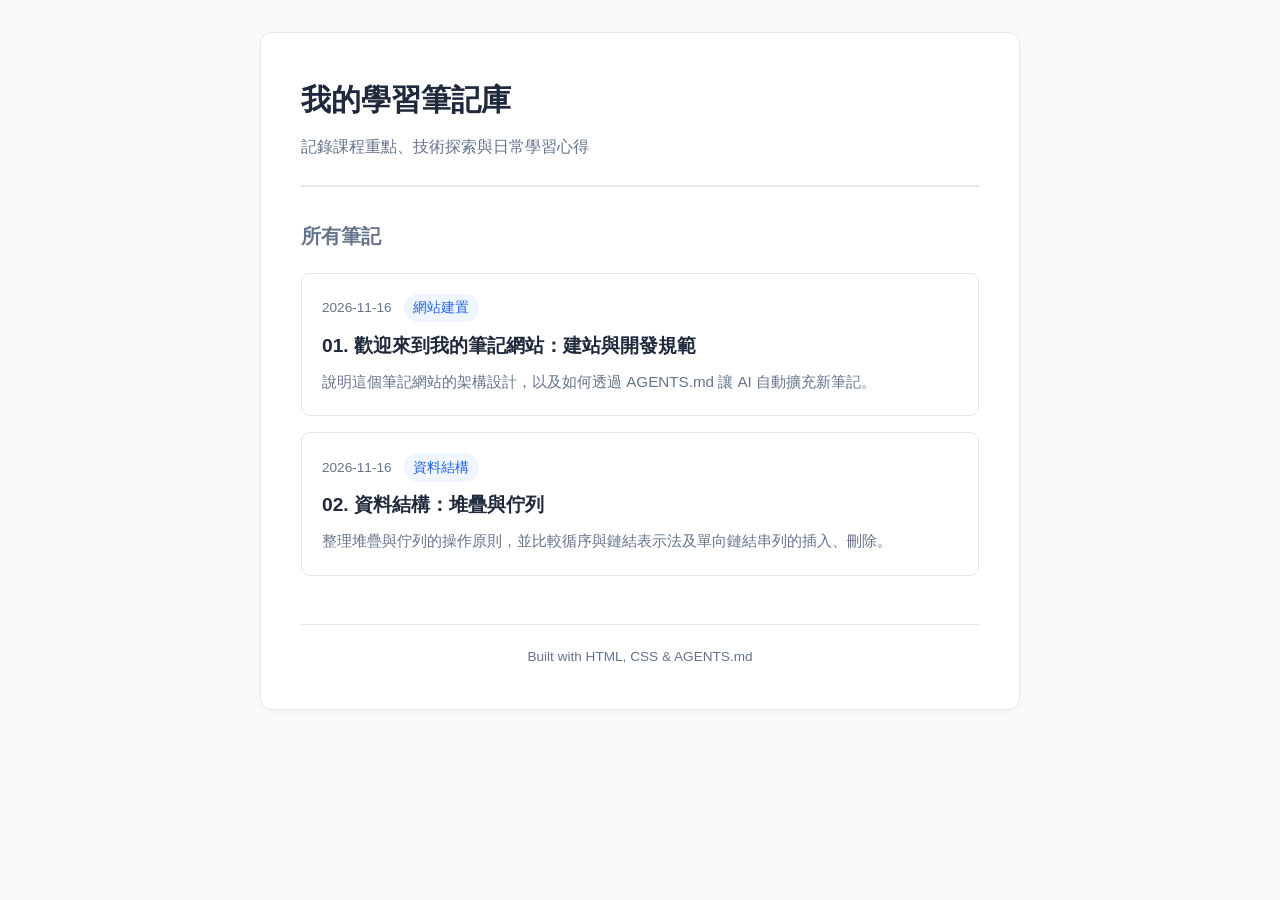
<file: index.html>
<!DOCTYPE html>
<html lang="zh-Hant">
<head>
  <meta charset="UTF-8">
  <meta name="viewport" content="width=device-width, initial-scale=1.0">
  <title>我的學習筆記庫</title>
  <link rel="stylesheet" href="style.css">
</head>
<body>
  <div class="container">
    <header class="site-header">
      <h1>我的學習筆記庫</h1>
      <p class="subtitle">記錄課程重點、技術探索與日常學習心得</p>
    </header>

    <main>
      <section class="note-list">
        <h2>所有筆記</h2>

        <!-- AI 新增筆記時，會自動在下方加入新的 <article class="note-card"> -->
        <article class="note-card">
          <div class="note-meta">
            <span class="date">2026-11-16</span>
            <span class="tag">網站建置</span>
          </div>
          <h3><a href="notes/01-welcome.html">01. 歡迎來到我的筆記網站：建站與開發規範</a></h3>
          <p>說明這個筆記網站的架構設計，以及如何透過 AGENTS.md 讓 AI 自動擴充新筆記。</p>
        </article>

        <article class="note-card">
          <div class="note-meta">
            <span class="date">2026-11-16</span>
            <span class="tag">資料結構</span>
          </div>
          <h3><a href="notes/02-stacks-and-queues.html">02. 資料結構：堆疊與佇列</a></h3>
          <p>整理堆疊與佇列的操作原則，並比較循序與鏈結表示法及單向鏈結串列的插入、刪除。</p>
        </article>

      </section>
    </main>

    <footer class="site-footer">
      <p>Built with HTML, CSS &amp; AGENTS.md</p>
    </footer>
  </div>
</body>
</html>
</file>
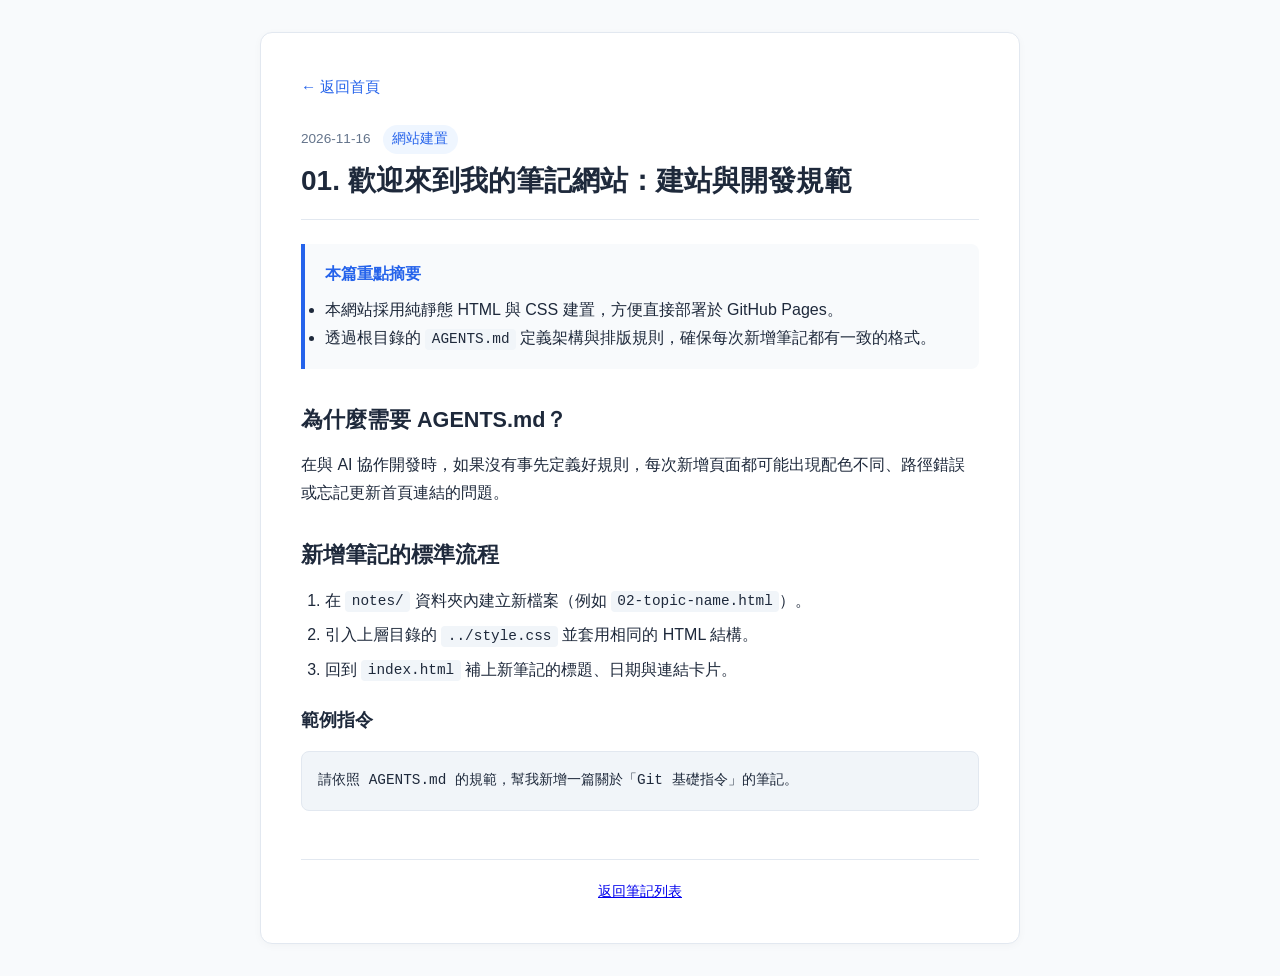
<file: notes/01-welcome.html>
<!DOCTYPE html>
<html lang="zh-Hant">
<head>
  <meta charset="UTF-8">
  <meta name="viewport" content="width=device-width, initial-scale=1.0">
  <title>01. 歡迎來到我的筆記網站 - 我的學習筆記庫</title>
  <link rel="stylesheet" href="../style.css">
</head>
<body>
  <div class="container">
    <nav class="top-nav">
      <a href="../index.html">← 返回首頁</a>
    </nav>

    <header class="article-header">
      <div class="note-meta">
        <span class="date">2026-11-16</span>
        <span class="tag">網站建置</span>
      </div>
      <h1>01. 歡迎來到我的筆記網站：建站與開發規範</h1>
    </header>

    <section class="summary-box">
      <h2>本篇重點摘要</h2>
      <ul>
        <li>本網站採用純靜態 HTML 與 CSS 建置，方便直接部署於 GitHub Pages。</li>
        <li>透過根目錄的 <code>AGENTS.md</code> 定義架構與排版規則，確保每次新增筆記都有一致的格式。</li>
      </ul>
    </section>

    <main class="article-content">
      <h2>為什麼需要 AGENTS.md？</h2>
      <p>在與 AI 協作開發時，如果沒有事先定義好規則，每次新增頁面都可能出現配色不同、路徑錯誤或忘記更新首頁連結的問題。</p>

      <h2>新增筆記的標準流程</h2>
      <ol>
        <li>在 <code>notes/</code> 資料夾內建立新檔案（例如 <code>02-topic-name.html</code>）。</li>
        <li>引入上層目錄的 <code>../style.css</code> 並套用相同的 HTML 結構。</li>
        <li>回到 <code>index.html</code> 補上新筆記的標題、日期與連結卡片。</li>
      </ol>

      <h3>範例指令</h3>
      <pre><code>請依照 AGENTS.md 的規範，幫我新增一篇關於「Git 基礎指令」的筆記。</code></pre>
    </main>

    <footer class="site-footer">
      <p><a href="../index.html">返回筆記列表</a></p>
    </footer>
  </div>
</body>
</html>
</file>
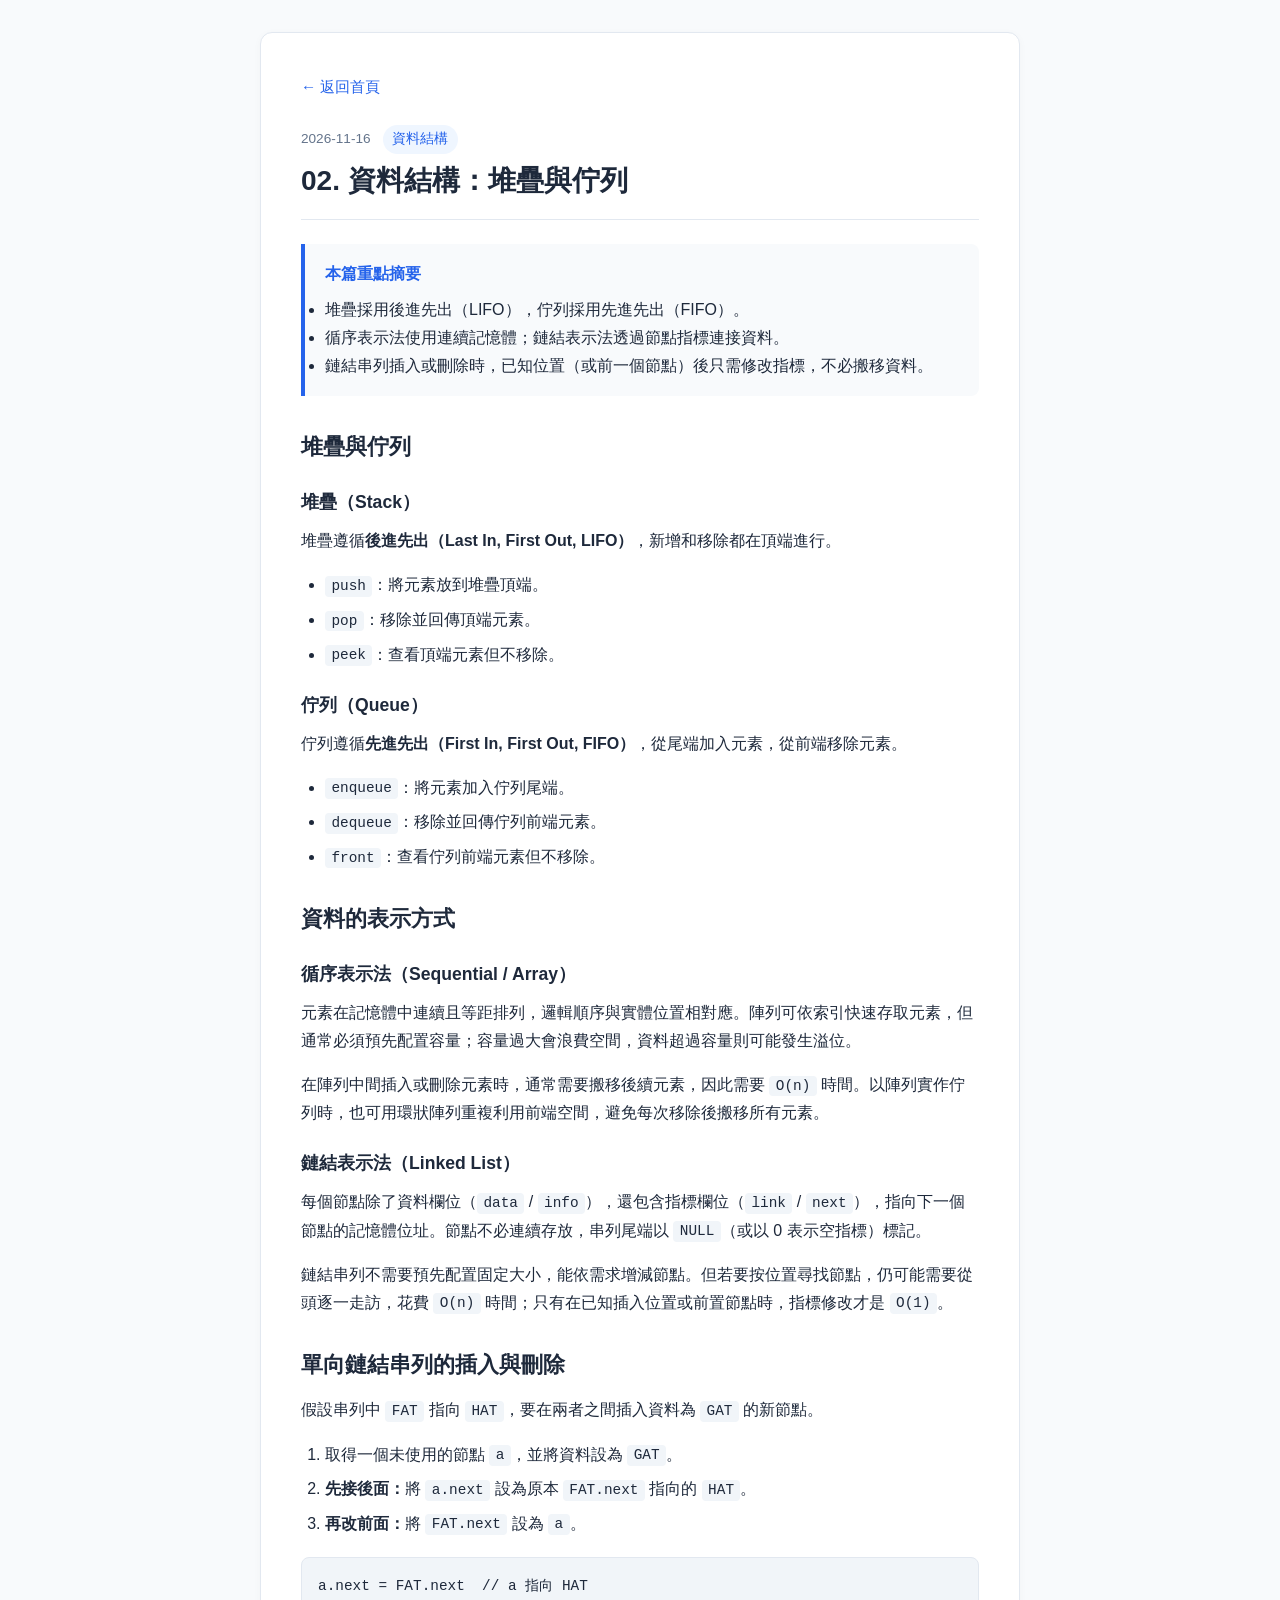
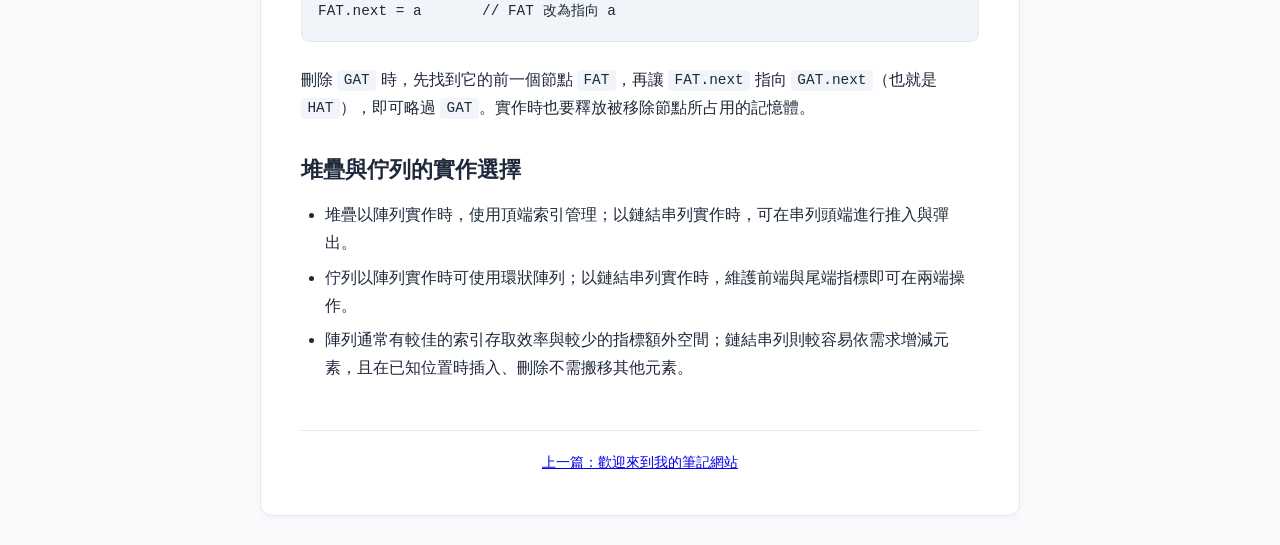
<file: notes/02-stacks-and-queues.html>
<!DOCTYPE html>
<html lang="zh-Hant">
<head>
  <meta charset="UTF-8">
  <meta name="viewport" content="width=device-width, initial-scale=1.0">
  <title>02. 資料結構：堆疊與佇列 - 我的學習筆記庫</title>
  <link rel="stylesheet" href="../style.css">
</head>
<body>
  <div class="container">
    <nav class="top-nav">
      <a href="../index.html">← 返回首頁</a>
    </nav>

    <header class="article-header">
      <div class="note-meta">
        <span class="date">2026-11-16</span>
        <span class="tag">資料結構</span>
      </div>
      <h1>02. 資料結構：堆疊與佇列</h1>
    </header>

    <section class="summary-box">
      <h2>本篇重點摘要</h2>
      <ul>
        <li>堆疊採用後進先出（LIFO），佇列採用先進先出（FIFO）。</li>
        <li>循序表示法使用連續記憶體；鏈結表示法透過節點指標連接資料。</li>
        <li>鏈結串列插入或刪除時，已知位置（或前一個節點）後只需修改指標，不必搬移資料。</li>
      </ul>
    </section>

    <main class="article-content">
      <h2>堆疊與佇列</h2>
      <h3>堆疊（Stack）</h3>
      <p>堆疊遵循<strong>後進先出（Last In, First Out, LIFO）</strong>，新增和移除都在頂端進行。</p>
      <ul>
        <li><code>push</code>：將元素放到堆疊頂端。</li>
        <li><code>pop</code>：移除並回傳頂端元素。</li>
        <li><code>peek</code>：查看頂端元素但不移除。</li>
      </ul>

      <h3>佇列（Queue）</h3>
      <p>佇列遵循<strong>先進先出（First In, First Out, FIFO）</strong>，從尾端加入元素，從前端移除元素。</p>
      <ul>
        <li><code>enqueue</code>：將元素加入佇列尾端。</li>
        <li><code>dequeue</code>：移除並回傳佇列前端元素。</li>
        <li><code>front</code>：查看佇列前端元素但不移除。</li>
      </ul>

      <h2>資料的表示方式</h2>
      <h3>循序表示法（Sequential / Array）</h3>
      <p>元素在記憶體中連續且等距排列，邏輯順序與實體位置相對應。陣列可依索引快速存取元素，但通常必須預先配置容量；容量過大會浪費空間，資料超過容量則可能發生溢位。</p>
      <p>在陣列中間插入或刪除元素時，通常需要搬移後續元素，因此需要 <code>O(n)</code> 時間。以陣列實作佇列時，也可用環狀陣列重複利用前端空間，避免每次移除後搬移所有元素。</p>

      <h3>鏈結表示法（Linked List）</h3>
      <p>每個節點除了資料欄位（<code>data</code> / <code>info</code>），還包含指標欄位（<code>link</code> / <code>next</code>），指向下一個節點的記憶體位址。節點不必連續存放，串列尾端以 <code>NULL</code>（或以 0 表示空指標）標記。</p>
      <p>鏈結串列不需要預先配置固定大小，能依需求增減節點。但若要按位置尋找節點，仍可能需要從頭逐一走訪，花費 <code>O(n)</code> 時間；只有在已知插入位置或前置節點時，指標修改才是 <code>O(1)</code>。</p>

      <h2>單向鏈結串列的插入與刪除</h2>
      <p>假設串列中 <code>FAT</code> 指向 <code>HAT</code>，要在兩者之間插入資料為 <code>GAT</code> 的新節點。</p>
      <ol>
        <li>取得一個未使用的節點 <code>a</code>，並將資料設為 <code>GAT</code>。</li>
        <li><strong>先接後面：</strong>將 <code>a.next</code> 設為原本 <code>FAT.next</code> 指向的 <code>HAT</code>。</li>
        <li><strong>再改前面：</strong>將 <code>FAT.next</code> 設為 <code>a</code>。</li>
      </ol>
      <pre><code>a.next = FAT.next  // a 指向 HAT
FAT.next = a       // FAT 改為指向 a</code></pre>

      <p>刪除 <code>GAT</code> 時，先找到它的前一個節點 <code>FAT</code>，再讓 <code>FAT.next</code> 指向 <code>GAT.next</code>（也就是 <code>HAT</code>），即可略過 <code>GAT</code>。實作時也要釋放被移除節點所占用的記憶體。</p>

      <h2>堆疊與佇列的實作選擇</h2>
      <ul>
        <li>堆疊以陣列實作時，使用頂端索引管理；以鏈結串列實作時，可在串列頭端進行推入與彈出。</li>
        <li>佇列以陣列實作時可使用環狀陣列；以鏈結串列實作時，維護前端與尾端指標即可在兩端操作。</li>
        <li>陣列通常有較佳的索引存取效率與較少的指標額外空間；鏈結串列則較容易依需求增減元素，且在已知位置時插入、刪除不需搬移其他元素。</li>
      </ul>
    </main>

    <footer class="site-footer">
      <p><a href="01-welcome.html">上一篇：歡迎來到我的筆記網站</a></p>
    </footer>
  </div>
</body>
</html>
</file>
<file: style.css>
:root {
  --bg-color: #f8fafc;
  --surface-color: #ffffff;
  --text-main: #1e293b;
  --text-muted: #64748b;
  --accent: #2563eb;
  --accent-hover: #1d4ed8;
  --border-color: #e2e8f0;
  --code-bg: #f1f5f9;
}

* {
  box-sizing: border-box;
  margin: 0;
  padding: 0;
}

body {
  font-family: -apple-system, BlinkMacSystemFont, "Segoe UI", "Noto Sans TC", sans-serif;
  background-color: var(--bg-color);
  color: var(--text-main);
  line-height: 1.75;
  padding: 2rem 1rem;
}

.container {
  max-width: 760px;
  margin: 0 auto;
  background: var(--surface-color);
  padding: 2.5rem;
  border-radius: 12px;
  border: 1px solid var(--border-color);
  box-shadow: 0 2px 8px rgba(0, 0, 0, 0.03);
}

/* 頁首與導覽 */
.site-header {
  border-bottom: 2px solid var(--border-color);
  padding-bottom: 1.5rem;
  margin-bottom: 2rem;
}

.site-header h1 {
  font-size: 1.9rem;
  margin-bottom: 0.4rem;
}

.subtitle {
  color: var(--text-muted);
  font-size: 1rem;
}

.top-nav {
  margin-bottom: 1.5rem;
}

.top-nav a {
  color: var(--accent);
  text-decoration: none;
  font-weight: 500;
  font-size: 0.95rem;
}

.top-nav a:hover {
  text-decoration: underline;
}

/* 首頁筆記卡片 */
.note-list h2 {
  font-size: 1.25rem;
  margin-bottom: 1.2rem;
  color: var(--text-muted);
}

.note-card {
  padding: 1.25rem;
  border: 1px solid var(--border-color);
  border-radius: 8px;
  margin-bottom: 1rem;
  transition: border-color 0.2s ease;
}

.note-card:hover {
  border-color: var(--accent);
}

.note-card h3 {
  margin: 0.4rem 0;
  font-size: 1.2rem;
}

.note-card h3 a {
  color: var(--text-main);
  text-decoration: none;
}

.note-card h3 a:hover {
  color: var(--accent);
}

.note-card p {
  color: var(--text-muted);
  font-size: 0.95rem;
}

/* 標籤與日期 */
.note-meta {
  display: flex;
  align-items: center;
  gap: 0.75rem;
  font-size: 0.85rem;
  color: var(--text-muted);
}

.tag {
  background: #eff6ff;
  color: var(--accent);
  padding: 0.15rem 0.6rem;
  border-radius: 999px;
  font-weight: 500;
}

/* 單篇筆記內容排版 */
.article-header {
  border-bottom: 1px solid var(--border-color);
  padding-bottom: 1.25rem;
  margin-bottom: 1.5rem;
}

.article-header h1 {
  font-size: 1.75rem;
  margin-top: 0.5rem;
  line-height: 1.35;
}

.summary-box {
  background: #f8fafc;
  border-left: 4px solid var(--accent);
  padding: 1rem 1.25rem;
  margin-bottom: 2rem;
  border-radius: 0 8px 8px 0;
}

.summary-box h2 {
  font-size: 1rem;
  margin-bottom: 0.5rem;
  color: var(--accent);
}

.article-content h2 {
  font-size: 1.35rem;
  margin: 1.8rem 0 0.8rem;
}

.article-content h3 {
  font-size: 1.1rem;
  margin: 1.3rem 0 0.6rem;
}

.article-content p {
  margin-bottom: 1rem;
}

.article-content ul,
.article-content ol {
  margin: 0.5rem 0 1.2rem 1.5rem;
}

.article-content li {
  margin-bottom: 0.4rem;
}

code {
  font-family: "Fira Code", Consolas, monospace;
  background: var(--code-bg);
  padding: 0.15rem 0.4rem;
  border-radius: 4px;
  font-size: 0.9em;
}

pre {
  background: var(--code-bg);
  padding: 1rem;
  border-radius: 8px;
  overflow-x: auto;
  margin: 1rem 0 1.5rem;
  border: 1px solid var(--border-color);
}

pre code {
  background: none;
  padding: 0;
}

/* 頁尾 */
.site-footer {
  margin-top: 3rem;
  padding-top: 1.25rem;
  border-top: 1px solid var(--border-color);
  text-align: center;
  color: var(--text-muted);
  font-size: 0.85rem;
}
</file>
